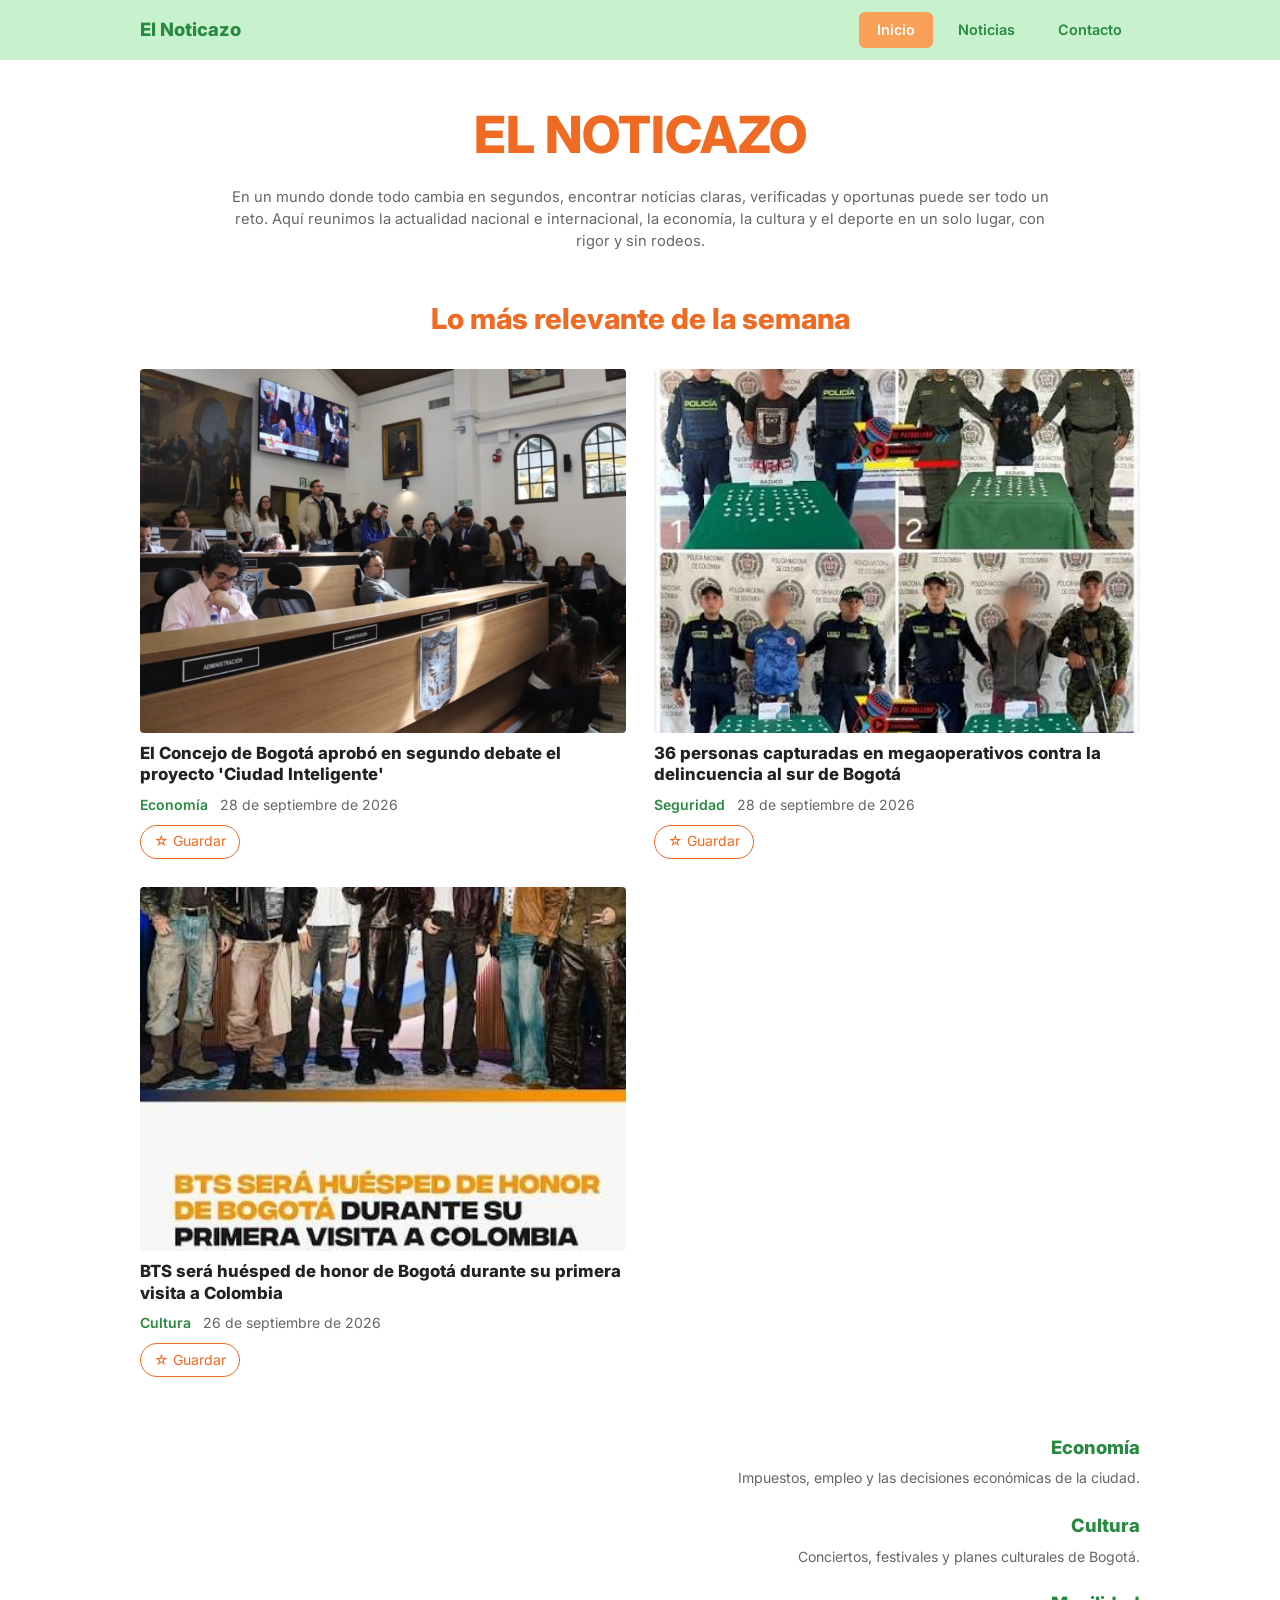
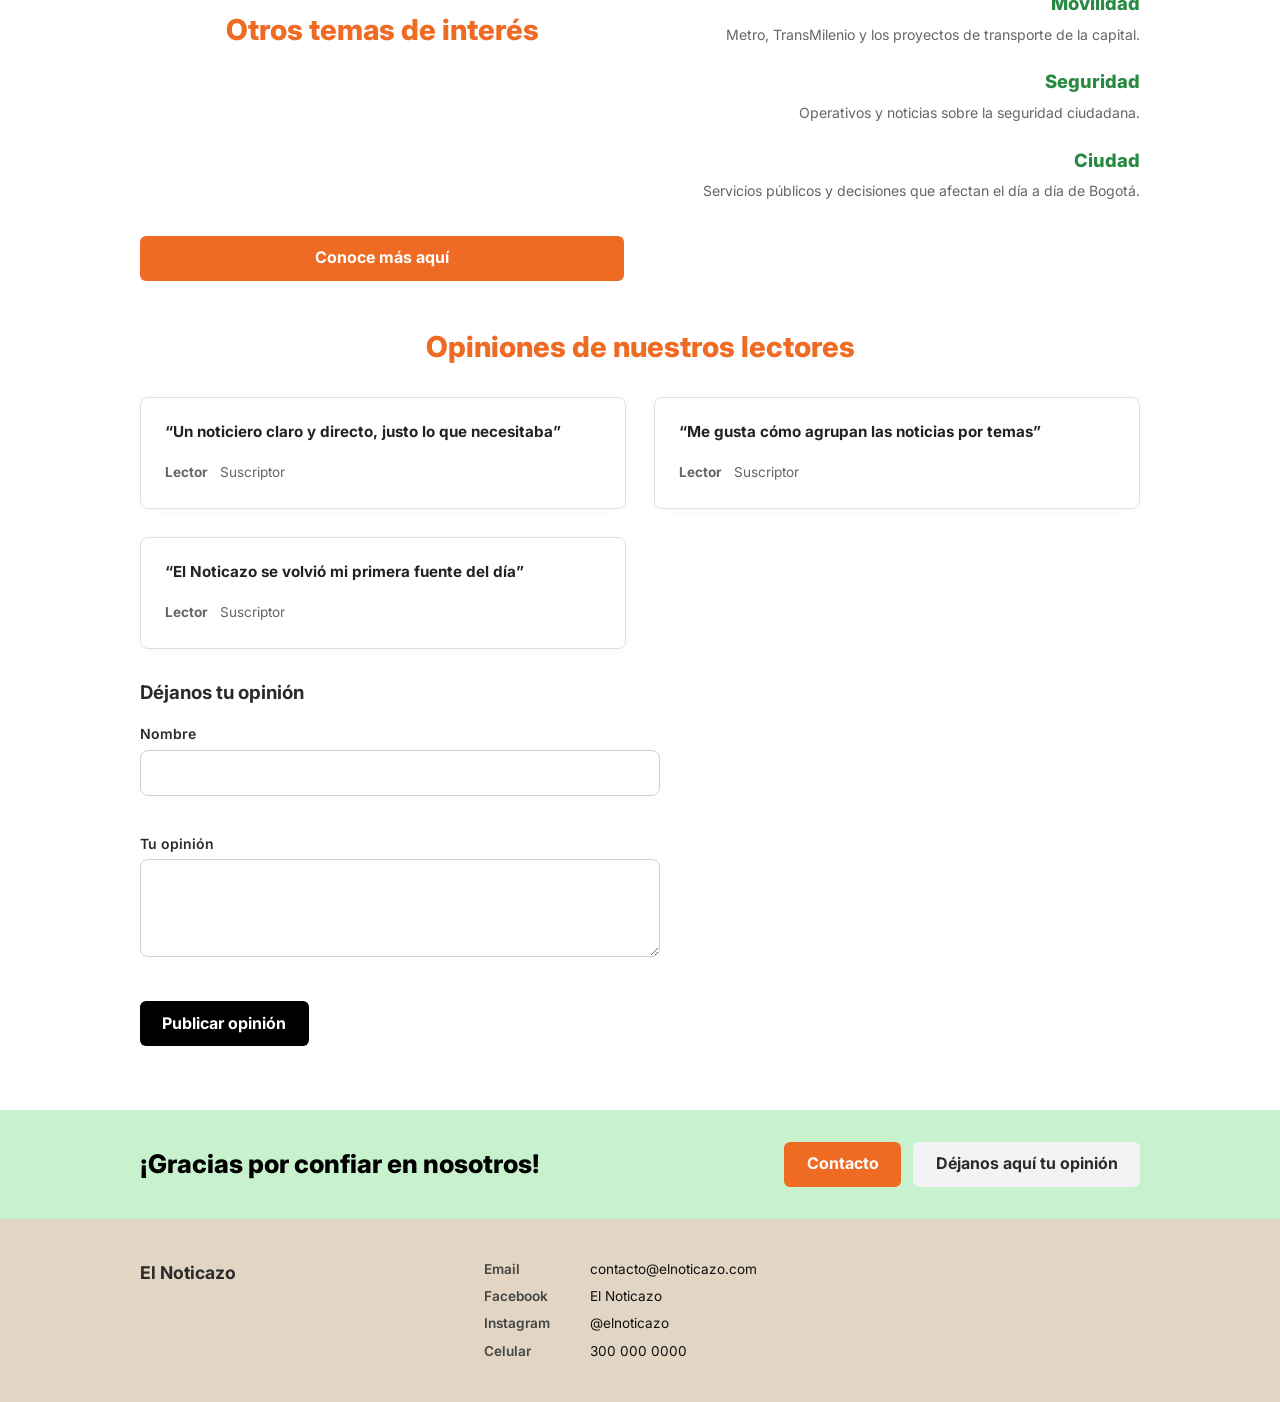
<file: index.html>
<!DOCTYPE html>
<html lang="es">
<head>
  <meta charset="utf-8">
  <meta name="viewport" content="width=device-width, initial-scale=1">
  <title>Inicio – El Noticazo</title>
  <meta name="description" content="El Noticazo: noticias claras y verificadas de Colombia y el mundo.">
  <link rel="preconnect" href="https://fonts.googleapis.com">
  <link rel="preconnect" href="https://fonts.gstatic.com" crossorigin>
  <link href="https://fonts.googleapis.com/css2?family=Inter:wght@400;600;800&display=swap" rel="stylesheet">
  <link rel="stylesheet" href="css/styles.css">
</head>
<body data-page="inicio">
  <a class="saltar" href="#principal">Saltar al contenido</a>
  <header id="site-header" class="cabecera"></header>
  <main id="principal" class="contenedor">
    <section class="intro">
      <h1>El Noticazo</h1>
      <p>En un mundo donde todo cambia en segundos, encontrar noticias claras, verificadas y oportunas puede ser todo un reto. Aquí reunimos la actualidad nacional e internacional, la economía, la cultura y el deporte en un solo lugar, con rigor y sin rodeos.</p>
    </section>

    <section aria-labelledby="t-ultimas">
      <h2 id="t-ultimas" class="titulo-rojo">Lo más relevante de la semana</h2>
      <div id="ultimas" class="rejilla"></div>
    </section>

    <section aria-labelledby="t-temas" class="temas">
      <h2 id="t-temas" class="titulo-rojo">Otros temas de interés</h2>
      <ul id="temas-lista" class="temas-lista"></ul>
      <a class="btn btn-indigo" href="noticias.html">Conoce más aquí</a>
    </section>

    <section id="opinion" aria-labelledby="t-opiniones">
      <h2 id="t-opiniones" class="titulo-rojo">Opiniones de nuestros lectores</h2>
      <div id="opiniones" class="rejilla"></div>

      <form id="form-opinion" class="formulario" novalidate>
        <h3>Déjanos tu opinión</h3>
        <div class="campo">
          <label for="o-nombre">Nombre</label>
          <input id="o-nombre" name="nombre" data-campo autocomplete="given-name" aria-describedby="error-o-nombre">
          <p class="error" id="error-o-nombre"></p>
        </div>
        <div class="campo">
          <label for="o-opinion">Tu opinión</label>
          <textarea id="o-opinion" name="opinion" rows="3" data-campo aria-describedby="error-o-opinion"></textarea>
          <p class="error" id="error-o-opinion"></p>
        </div>
        <button class="btn btn-negro" type="submit">Publicar opinión</button>
        <p id="estado-opinion" class="estado" role="status"></p>
      </form>
    </section>
  </main>
  <div id="site-cta" class="agradecimiento"></div>
  <footer id="site-footer" class="pie"></footer>
  <script type="module" src="js/main.js"></script>
</body>
</html>
</file>
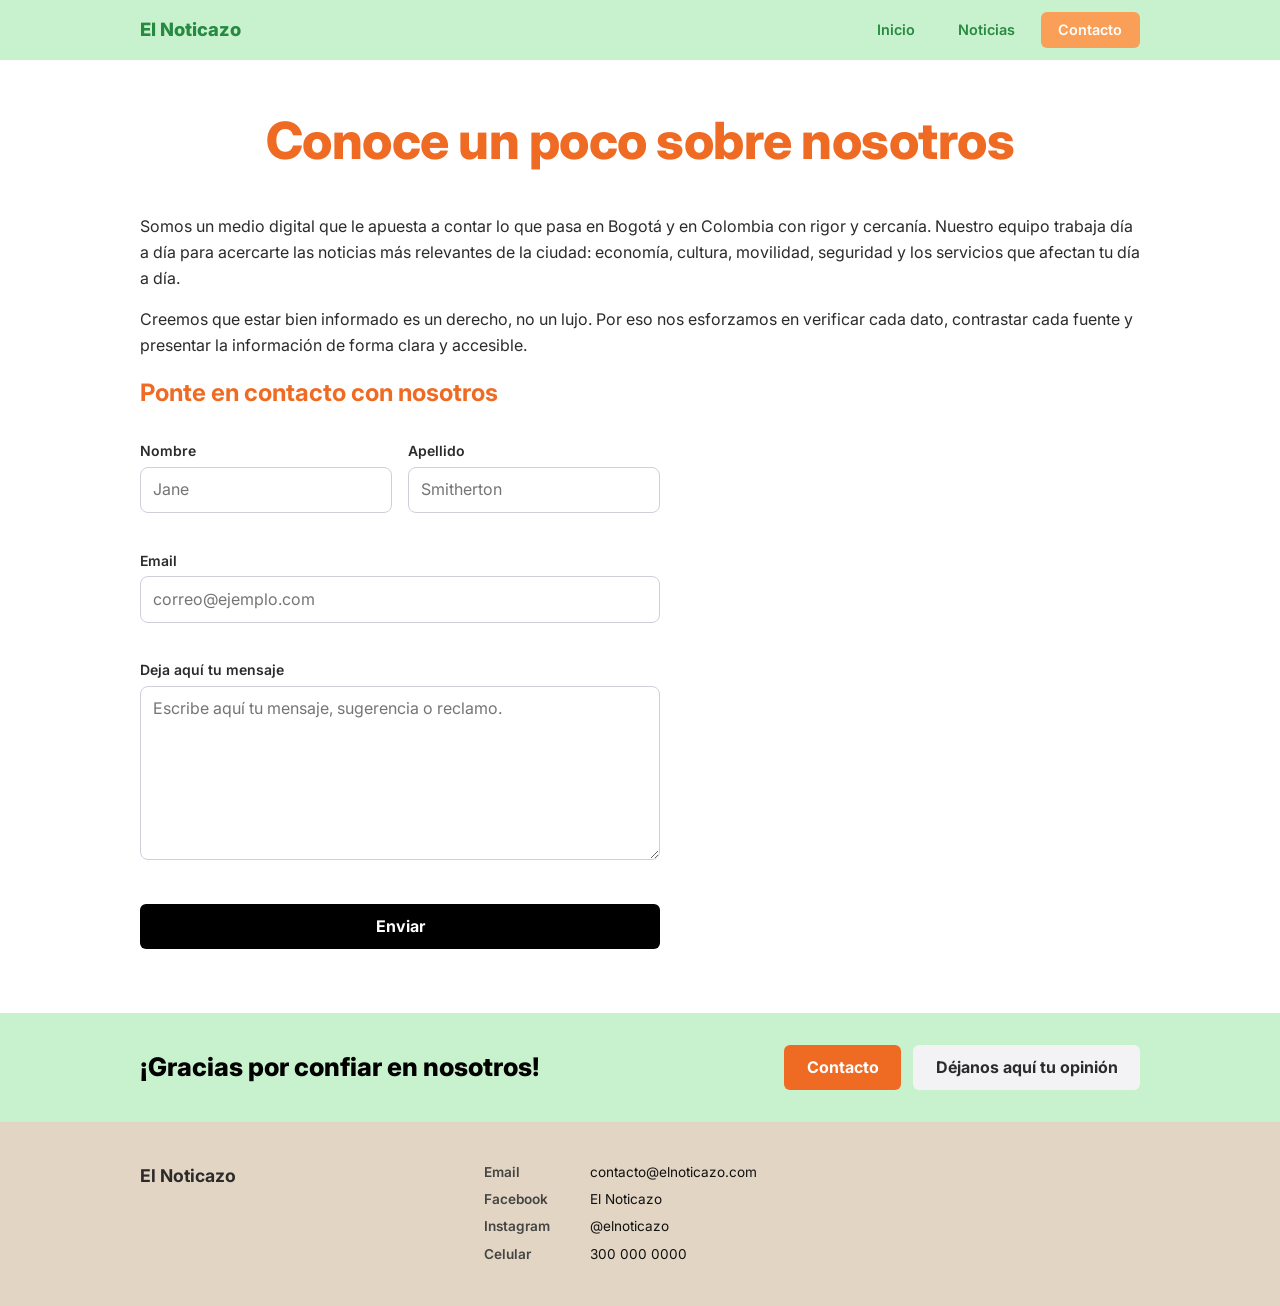
<file: contacto.html>
<!DOCTYPE html>
<html lang="es">
<head>
  <meta charset="utf-8">
  <meta name="viewport" content="width=device-width, initial-scale=1">
  <title>Contacto – El Noticazo</title>
  <meta name="description" content="El Noticazo: noticias claras y verificadas de Colombia y el mundo.">
  <link rel="preconnect" href="https://fonts.googleapis.com">
  <link rel="preconnect" href="https://fonts.gstatic.com" crossorigin>
  <link href="https://fonts.googleapis.com/css2?family=Inter:wght@400;600;800&display=swap" rel="stylesheet">
  <link rel="stylesheet" href="css/styles.css">
</head>
<body data-page="contacto">
  <a class="saltar" href="#principal">Saltar al contenido</a>
  <header id="site-header" class="cabecera"></header>
  <main id="principal" class="contenedor">
    <section class="acerca">
      <h1 class="titulo-rojo grande">Conoce un poco sobre nosotros</h1>
      <p>Somos un medio digital que le apuesta a contar lo que pasa en Bogotá y en Colombia con rigor y cercanía. Nuestro equipo trabaja día a día para acercarte las noticias más relevantes de la ciudad: economía, cultura, movilidad, seguridad y los servicios que afectan tu día a día.</p>
      <p>Creemos que estar bien informado es un derecho, no un lujo. Por eso nos esforzamos en verificar cada dato, contrastar cada fuente y presentar la información de forma clara y accesible.</p>
    </section>

    <section aria-labelledby="t-contacto">
      <h2 id="t-contacto" class="titulo-indigo">Ponte en contacto con nosotros</h2>
      <form id="form-contacto" class="formulario" novalidate>
        <div class="fila">
          <div class="campo">
            <label for="c-nombre">Nombre</label>
            <input id="c-nombre" name="nombre" placeholder="Jane" data-campo autocomplete="given-name" aria-describedby="error-c-nombre">
            <p class="error" id="error-c-nombre"></p>
          </div>
          <div class="campo">
            <label for="c-apellido">Apellido</label>
            <input id="c-apellido" name="apellido" placeholder="Smitherton" data-campo autocomplete="family-name" aria-describedby="error-c-apellido">
            <p class="error" id="error-c-apellido"></p>
          </div>
        </div>
        <div class="campo">
          <label for="c-email">Email</label>
          <input id="c-email" name="email" type="email" placeholder="correo@ejemplo.com" data-campo autocomplete="email" aria-describedby="error-c-email">
          <p class="error" id="error-c-email"></p>
        </div>
        <div class="campo">
          <label for="c-mensaje">Deja aquí tu mensaje</label>
          <textarea id="c-mensaje" name="mensaje" rows="6" placeholder="Escribe aquí tu mensaje, sugerencia o reclamo." data-campo aria-describedby="error-c-mensaje"></textarea>
          <p class="error" id="error-c-mensaje"></p>
        </div>
        <button class="btn btn-negro ancho" type="submit">Enviar</button>
        <p id="estado-contacto" class="estado" role="status"></p>
      </form>
    </section>
  </main>
  <div id="site-cta" class="agradecimiento"></div>
  <footer id="site-footer" class="pie"></footer>
  <script type="module" src="js/main.js"></script>
</body>
</html>
</file>
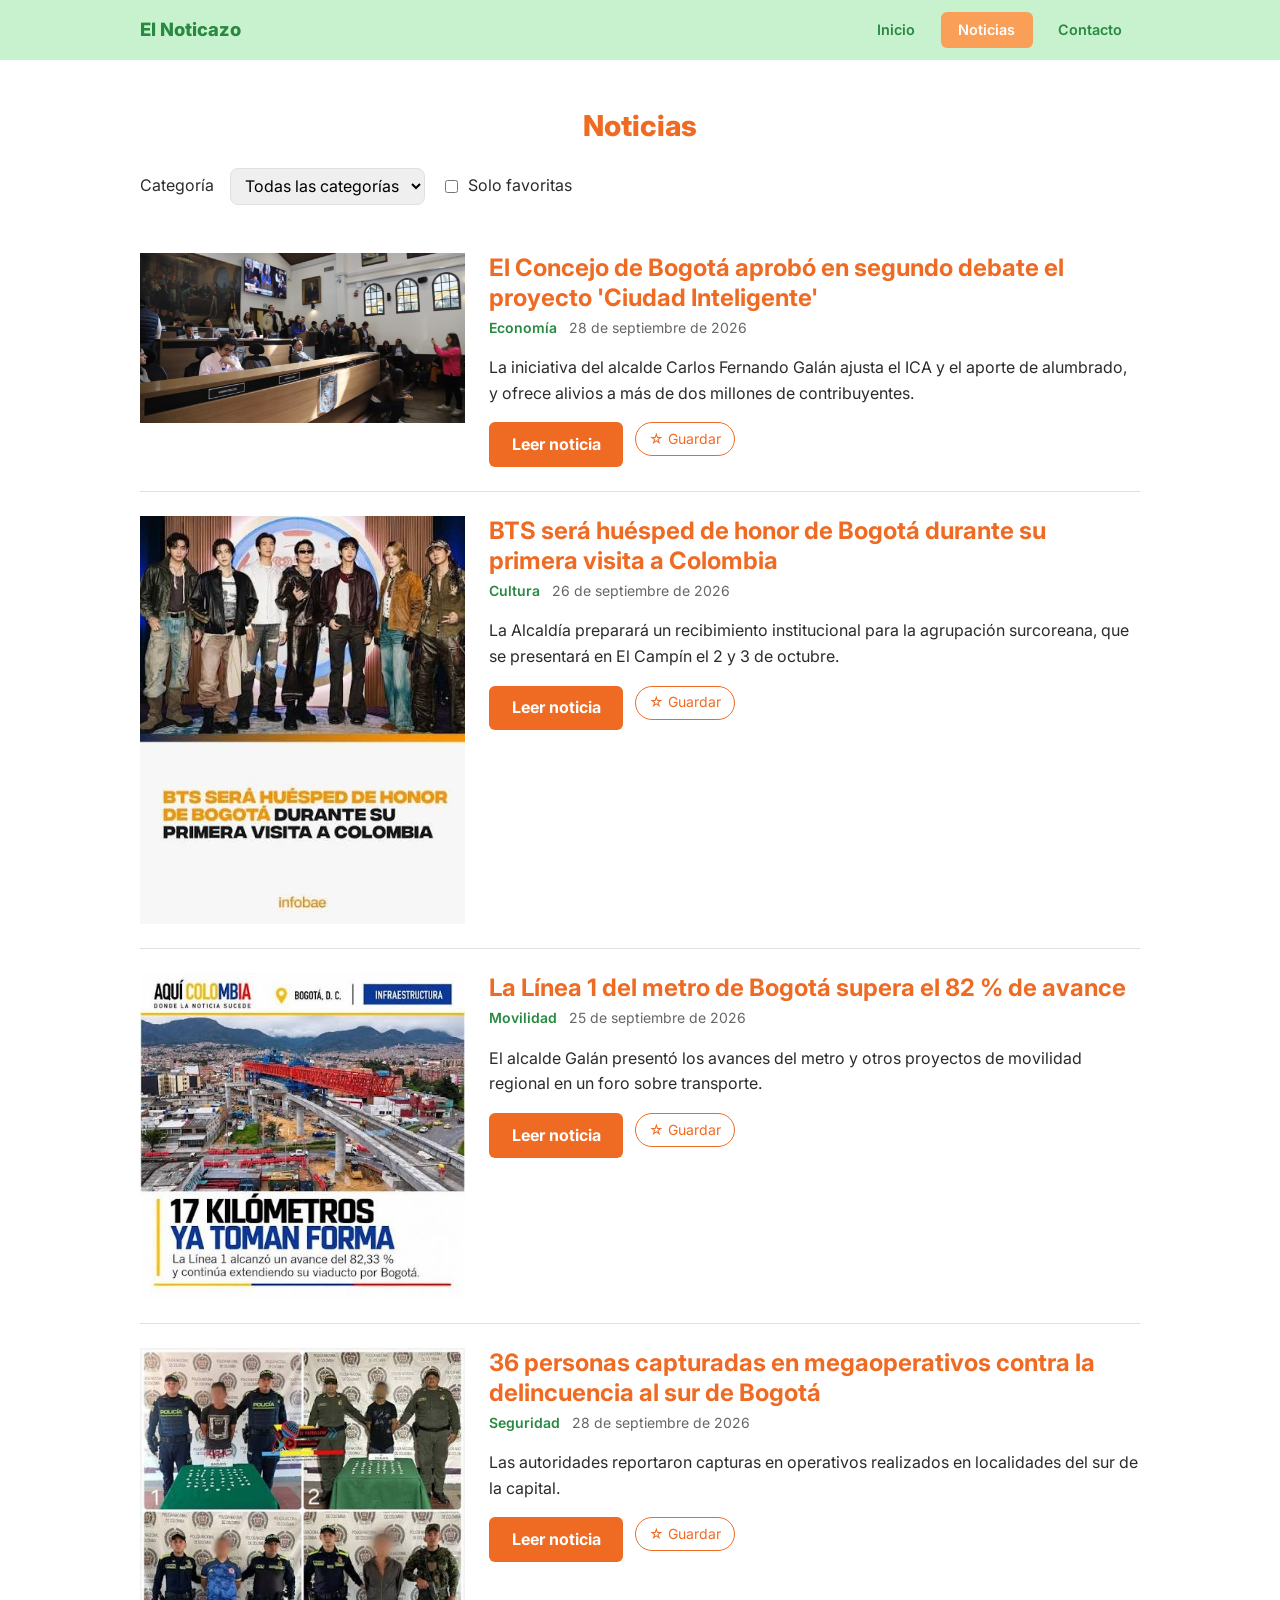
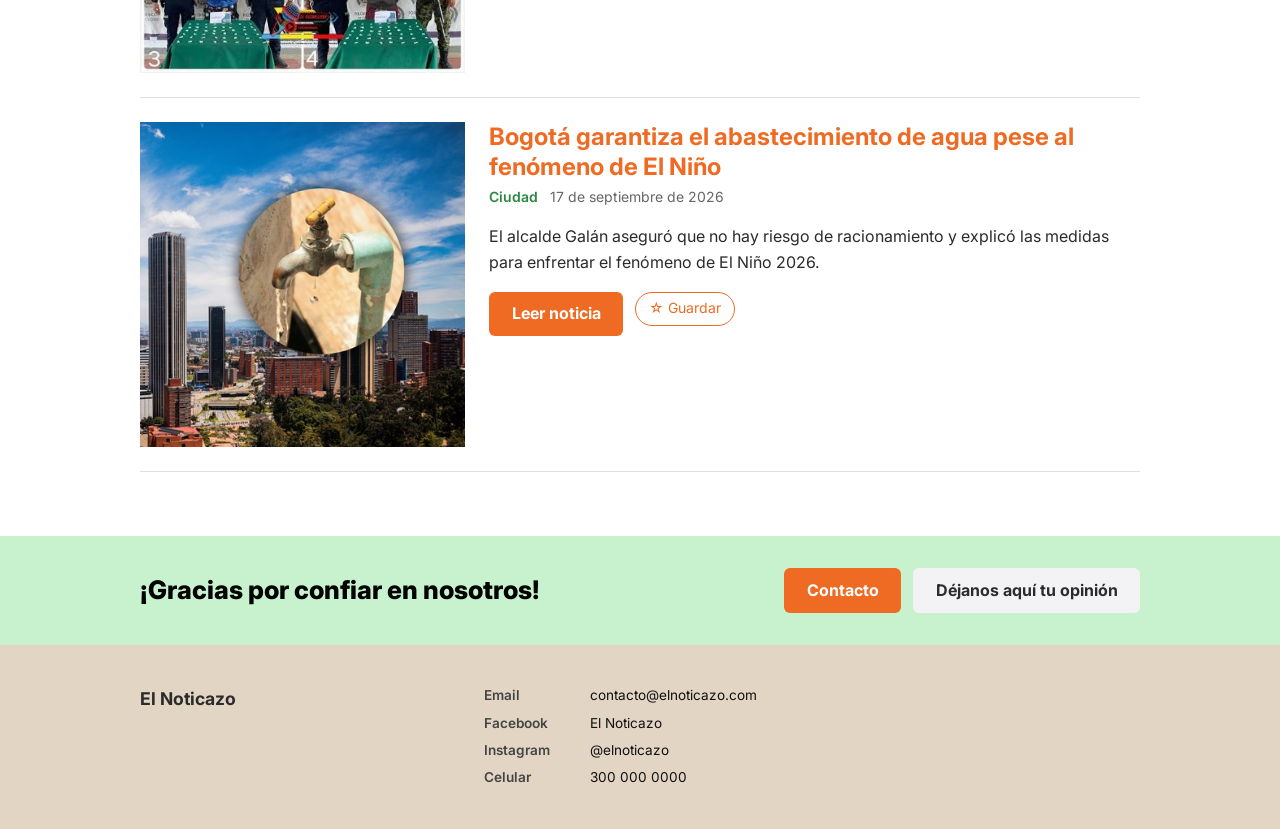
<file: noticias.html>
<!DOCTYPE html>
<html lang="es">
<head>
  <meta charset="utf-8">
  <meta name="viewport" content="width=device-width, initial-scale=1">
  <title>Noticias – El Noticazo</title>
  <meta name="description" content="El Noticazo: noticias claras y verificadas de Colombia y el mundo.">
  <link rel="preconnect" href="https://fonts.googleapis.com">
  <link rel="preconnect" href="https://fonts.gstatic.com" crossorigin>
  <link href="https://fonts.googleapis.com/css2?family=Inter:wght@400;600;800&display=swap" rel="stylesheet">
  <link rel="stylesheet" href="css/styles.css">
</head>
<body data-page="noticias">
  <a class="saltar" href="#principal">Saltar al contenido</a>
  <header id="site-header" class="cabecera"></header>
  <main id="principal" class="contenedor">
    <div id="contenido"></div>
  </main>
  <div id="site-cta" class="agradecimiento"></div>
  <footer id="site-footer" class="pie"></footer>
  <script type="module" src="js/main.js"></script>
</body>
</html>
</file>
<file: css/styles.css>
:root {
  /* Paleta de colores extraída exactamente del mockup */
  --verde-menta: #c8f2cd;
  --verde-oscuro: #288941;
  --verde-oscuro-hover: #1f6d33;
  --naranja: #ef6b24;
  --naranja-hover: #d75813;
  --naranja-suave: #f99f57;
  --beige-pie: #e2d5c3;
  --texto: #2b2b2b;
  --gris: #666666;
  --borde: #e0e0e0;
  --error: #b00020;
  --radio: 8px;
  --radio-btn: 6px;
}

*, *::before, *::after { box-sizing: border-box; }
body { 
  margin: 0; 
  font-family: Inter, system-ui, -apple-system, sans-serif; 
  color: var(--texto); 
  line-height: 1.6; 
  background-color: #ffffff;
}
img { max-width: 100%; display: block; }
a { color: var(--naranja); text-decoration: none; }
:focus-visible { outline: 3px solid var(--naranja); outline-offset: 2px; }

.contenedor { 
  width: min(1000px, 100% - 2rem); 
  margin-inline: auto; 
}
.saltar { position: absolute; left: -999px; background: #fff; padding: .5rem 1rem; }
.saltar:focus { left: 1rem; top: 1rem; z-index: 10; }

/* Encabezado */
.cabecera { 
  background: var(--verde-menta); 
  padding-block: .25rem; 
}
.cabecera-interna { 
  display: flex; 
  justify-content: space-between; 
  align-items: center; 
  flex-wrap: wrap; 
  gap: .5rem; 
  padding-block: .5rem; 
}
.logo { 
  color: var(--verde-oscuro); 
  font-weight: 800; 
  text-decoration: none; 
  font-size: 1.15rem; 
}
.cabecera ul { 
  display: flex; 
  gap: .5rem; 
  list-style: none; 
  margin: 0; 
  padding: 0; 
  align-items: center;
}
.cabecera nav a { 
  display: block; 
  padding: .4rem 1.1rem; 
  border-radius: var(--radio-btn); 
  text-decoration: none; 
  font-weight: 600; 
  color: var(--verde-oscuro);
  font-size: .9rem;
}
.cabecera nav a[aria-current="page"] { 
  background: var(--naranja-suave); 
  color: #fff; 
}

/* Títulos y Secciones */
h1, h2, h3 { line-height: 1.25; }
.titulo-rojo,
.titulo-naranja { 
  color: var(--naranja); 
  text-align: center; 
  margin-top: 3rem; 
  font-size: 1.8rem;
  font-weight: 800;
}
.titulo-rojo.grande,
.titulo-naranja.grande { 
  text-align: center; 
  font-size: clamp(2.2rem, 5vw, 3.2rem); 
  letter-spacing: -0.5px;
}
.titulo-indigo { color: var(--naranja); }

.intro { 
  text-align: center; 
  max-width: 82ch; 
  margin: 2.5rem auto 1rem; 
}
.intro h1 { 
  color: var(--naranja); 
  font-size: clamp(2.2rem, 5vw, 3.2rem); 
  font-weight: 800;
  margin-bottom: 1.25rem; 
  text-transform: uppercase;
}
.intro p {
  color: var(--gris);
  font-size: .92rem;
  margin-bottom: .85rem;
  line-height: 1.5;
}

/* Tarjetas y Listas de Noticias Destacadas */
.rejilla { 
  display: grid; 
  grid-template-columns: repeat(2, 1fr); 
  gap: 1.75rem; 
  margin-top: 2rem; 
}
.tarjeta { display: flex; flex-direction: column; gap: .5rem; }
.tarjeta-enlace { color: inherit; text-decoration: none; }
.tarjeta h3 { 
  font-size: 1.05rem; 
  margin: .6rem 0 0; 
  font-weight: 800;
  color: #222;
  line-height: 1.3;
}
.tarjeta img, .img-placeholder { 
  width: 100%; 
  aspect-ratio: 4 / 3; 
  object-fit: cover; 
  border-radius: 4px; 
}
.img-placeholder { background: #e3e3ea; }
.meta { display: flex; gap: .75rem; margin: 0; color: var(--gris); font-size: .875rem; }
.meta span { font-weight: 600; color: var(--verde-oscuro); }

/* Botones */
.btn-fav { 
  align-self: flex-start; 
  font: inherit; 
  font-size: .875rem; 
  padding: .3rem .8rem; 
  border: 1px solid var(--naranja); 
  border-radius: 999px; 
  background: #fff; 
  color: var(--naranja); 
  cursor: pointer; 
}
.btn-fav[aria-pressed="true"] { background: var(--naranja); color: #fff; }

.btn { 
  display: inline-block; 
  font: inherit; 
  font-weight: 700; 
  padding: .6rem 1.4rem; 
  border-radius: var(--radio-btn); 
  border: 0; 
  text-decoration: none; 
  cursor: pointer; 
  text-align: center;
}
.btn-rojo, .btn-naranja { background: var(--naranja); color: #fff; }
.btn-rojo:hover, .btn-naranja:hover { background: var(--naranja-hover); }
.btn-verde { background: var(--verde-oscuro); color: #fff; }
.btn-verde:hover { background: var(--verde-oscuro-hover); }
.btn-claro { background: #f3f3f6; color: var(--texto); }
.btn-indigo { background: var(--naranja); color: #fff; }
.btn-negro { background: #000; color: #fff; }
.ancho { width: 100%; }

/* Otros Temas de Interés (Disposición Muckup) */
.temas { 
  display: grid; 
  grid-template-columns: 1fr 1fr;
  gap: 2rem; 
  align-items: center; 
  margin-top: 3.5rem;
}
.temas-lista { 
  list-style: none; 
  padding: 0; 
  margin: 0; 
  display: flex; 
  flex-direction: column;
  gap: 1.25rem; 
  width: 100%; 
  text-align: right;
}
.temas-lista a { 
  display: block; 
  text-decoration: none; 
  border: none;
  padding: 0;
}
.temas-lista a:hover strong { color: var(--naranja); }
.temas-lista strong { 
  display: block; 
  color: var(--verde-oscuro); 
  font-size: 1.15rem;
  font-weight: 800;
  margin-bottom: .2rem;
}
.temas-lista span { color: var(--gris); font-size: .88rem; }

/* Opiniones / Testimonios */
.opinion { 
  margin: 0; 
  padding: 1.5rem; 
  background: #ffffff;
  border: 1px solid var(--borde); 
  border-radius: var(--radio); 
  box-shadow: 0 2px 10px rgba(0,0,0,0.03);
}
.opinion blockquote { 
  margin: 0 0 1.25rem; 
  font-weight: 700; 
  font-size: .95rem;
  color: #222;
  line-height: 1.35;
}
.opinion figcaption { 
  font-size: .85rem; 
  color: var(--gris); 
  display: flex;
  align-items: center;
  gap: .75rem;
}

/* Listado y Detalle */
.filtros { display: flex; flex-wrap: wrap; align-items: center; gap: .75rem 1rem; margin: 1.5rem 0; }
.filtros select { font: inherit; padding: .4rem .6rem; border: 1px solid var(--borde); border-radius: var(--radio); }
.check { display: flex; gap: .4rem; align-items: center; }
.noticia { display: grid; grid-template-columns: minmax(0, 1fr) minmax(0, 2fr); gap: 1.5rem; padding-block: 1.5rem; border-bottom: 1px solid var(--borde); }
.noticia h2 { margin: 0 0 .25rem; font-size: 1.5rem; }
.noticia h2 a { color: var(--naranja); text-decoration: none; }
.acciones { display: flex; flex-wrap: wrap; gap: .75rem; align-items: center; }
.detalle { max-width: 70ch; margin: 1.5rem auto 0; }
.detalle h1 { color: var(--naranja); }
.detalle img, .detalle .img-placeholder { margin-block: 1rem; }
.volver { display: inline-block; margin-bottom: 1rem; }
.fuente { font-size: .875rem; color: var(--gris); }
.vacio { padding: 2rem 0; color: var(--gris); }
.error-global { background: #fde8ea; color: var(--error); padding: 1rem; border-radius: var(--radio); }

/* Formularios */
.formulario { max-width: 520px; margin-block: 2rem; }
.fila { display: grid; grid-template-columns: 1fr 1fr; gap: 1rem; }
.campo { margin-bottom: 1rem; }
.campo label { display: block; font-size: .875rem; font-weight: 600; margin-bottom: .25rem; }
.campo input, .campo textarea { width: 100%; font: inherit; padding: .6rem .75rem; border: 1px solid #cfcfda; border-radius: var(--radio); }
.campo [aria-invalid="true"] { border-color: var(--error); }
.error { color: var(--error); font-size: .85rem; margin: .25rem 0 0; min-height: 1.2em; }
.estado { color: #14663a; font-weight: 600; }

/* Agradecimiento / CTA Final */
.agradecimiento { 
  background: var(--verde-menta); 
  margin-top: 4rem; 
  padding-block: 2rem; 
}
.cta-interno { 
  display: flex; 
  flex-wrap: wrap; 
  justify-content: space-between; 
  align-items: center; 
  gap: 1rem; 
}
.cta-interno p { 
  margin: 0; 
  font-size: 1.6rem; 
  font-weight: 800; 
  color: #000;
}
.cta-botones { display: flex; flex-wrap: wrap; gap: .75rem; }

/* Pie de Página */
.pie { 
  padding-block: 2.5rem; 
  background: var(--beige-pie); 
}
.footer-interno { display: grid; grid-template-columns: 1fr 2fr; gap: 1rem; }
.logo-footer { font-weight: 700; margin: 0; font-size: 1.1rem; }
.pie dl { display: grid; grid-template-columns: max-content 1fr; gap: .35rem 2.5rem; margin: 0; font-size: .85rem; }
.pie dt { color: #444; font-weight: 600; }
.pie dd { margin: 0; color: #111; }

@media (max-width: 640px) {
  .rejilla, .temas, .noticia, .fila, .footer-interno { 
    grid-template-columns: 1fr; 
  }
  .temas-lista {
    text-align: left;
  }
}
</file>
